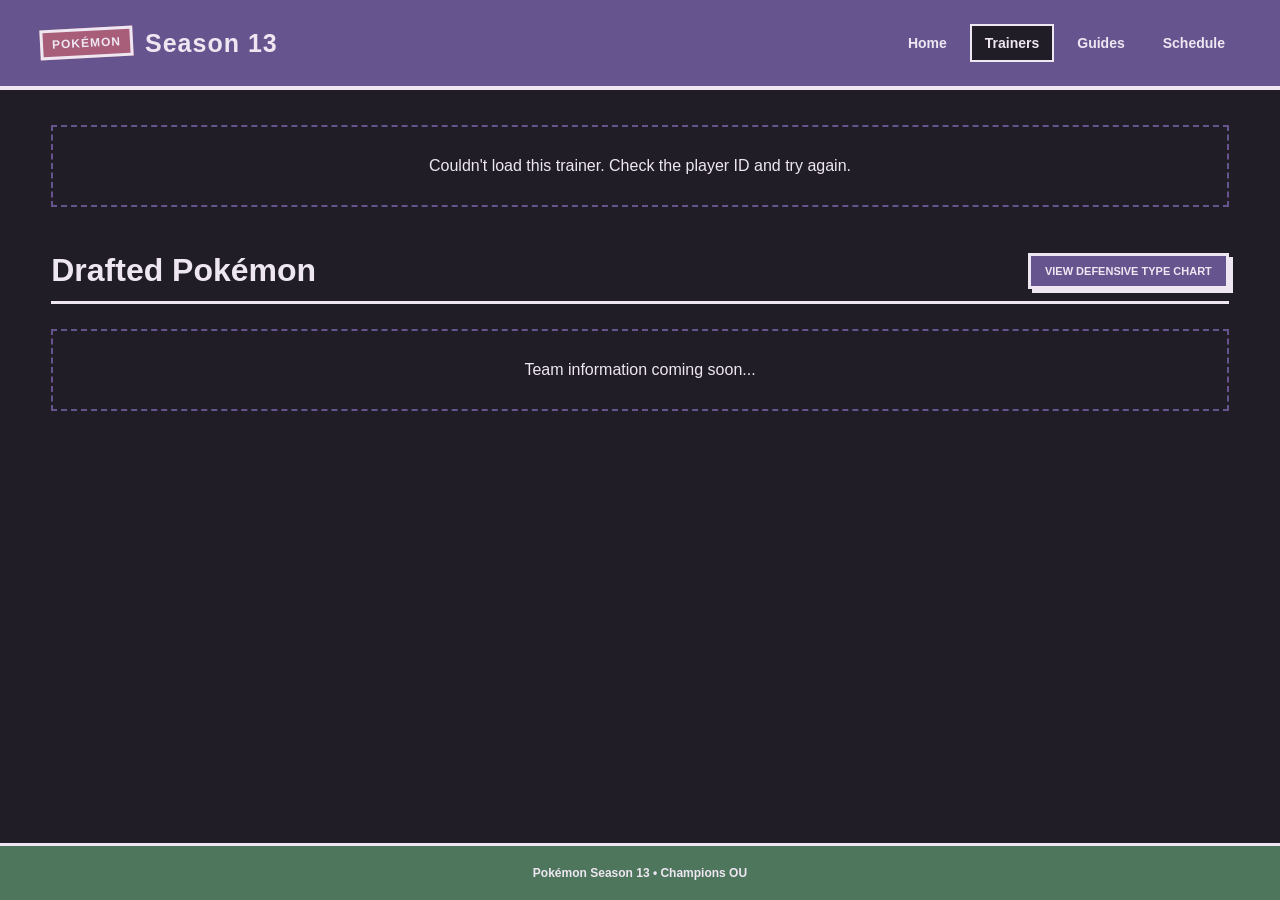
<file: player.html>
<!DOCTYPE html>
<html lang="en">
<head>
    <meta charset="UTF-8">
    <meta name="viewport" content="width=device-width, initial-scale=1.0">

    <title>Player — Season 13 Champions OU</title>

    <link rel="stylesheet" href="css/base.css">
    <link rel="stylesheet" href="css/layout.css">
    <link rel="stylesheet" href="css/components.css">
    <link rel="stylesheet" href="css/pokemon.css">
    <link rel="stylesheet" href="css/type-chart.css">
    <link rel="stylesheet" href="css/responsive.css">
</head>

<body>

    <div id="site-header"></div>

    <main>

        <section class="player-profile">


            <div id="player-header">
                <p class="loading">Loading trainer...</p>
            </div>

        </section>


        <section class="player-team">

            <div class="section-heading">
                <div>
                    <h2>Drafted Pokémon</h2>
                </div>

                <button id="toggle-chart" class="chart-toggle-button" type="button">
                    VIEW DEFENSIVE TYPE CHART
                </button>
            </div>

            <div id="defensive-chart-container" hidden></div>

            <div id="pokemon-container">
                <p class="loading">Team information coming soon...</p>
            </div>

        </section>


    </main>

    <div id="site-footer"></div>

    <script src="js/pokemon-api.js"></script>
    <script src="js/type-chart.js"></script>
    <script src="js/player.js"></script>
    <script src="js/partials.js"></script>

</body>
</html>
</file>
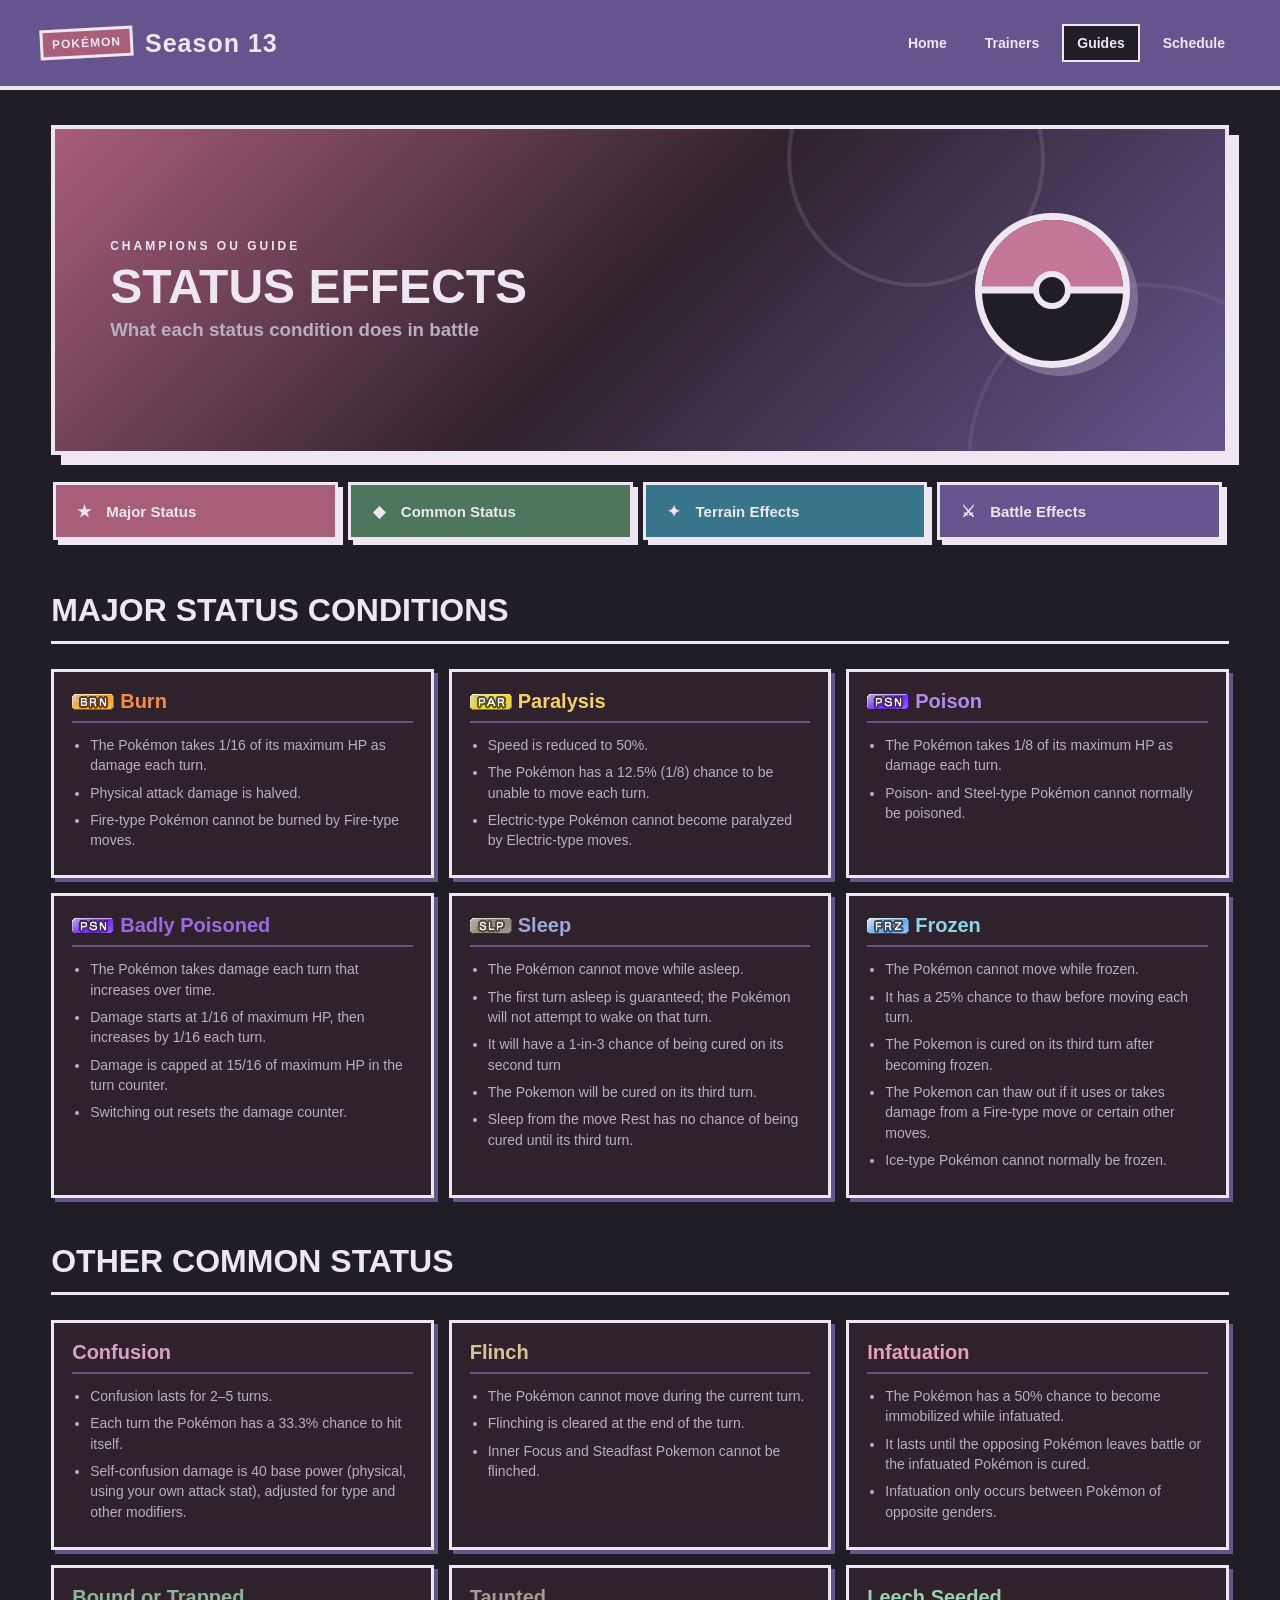
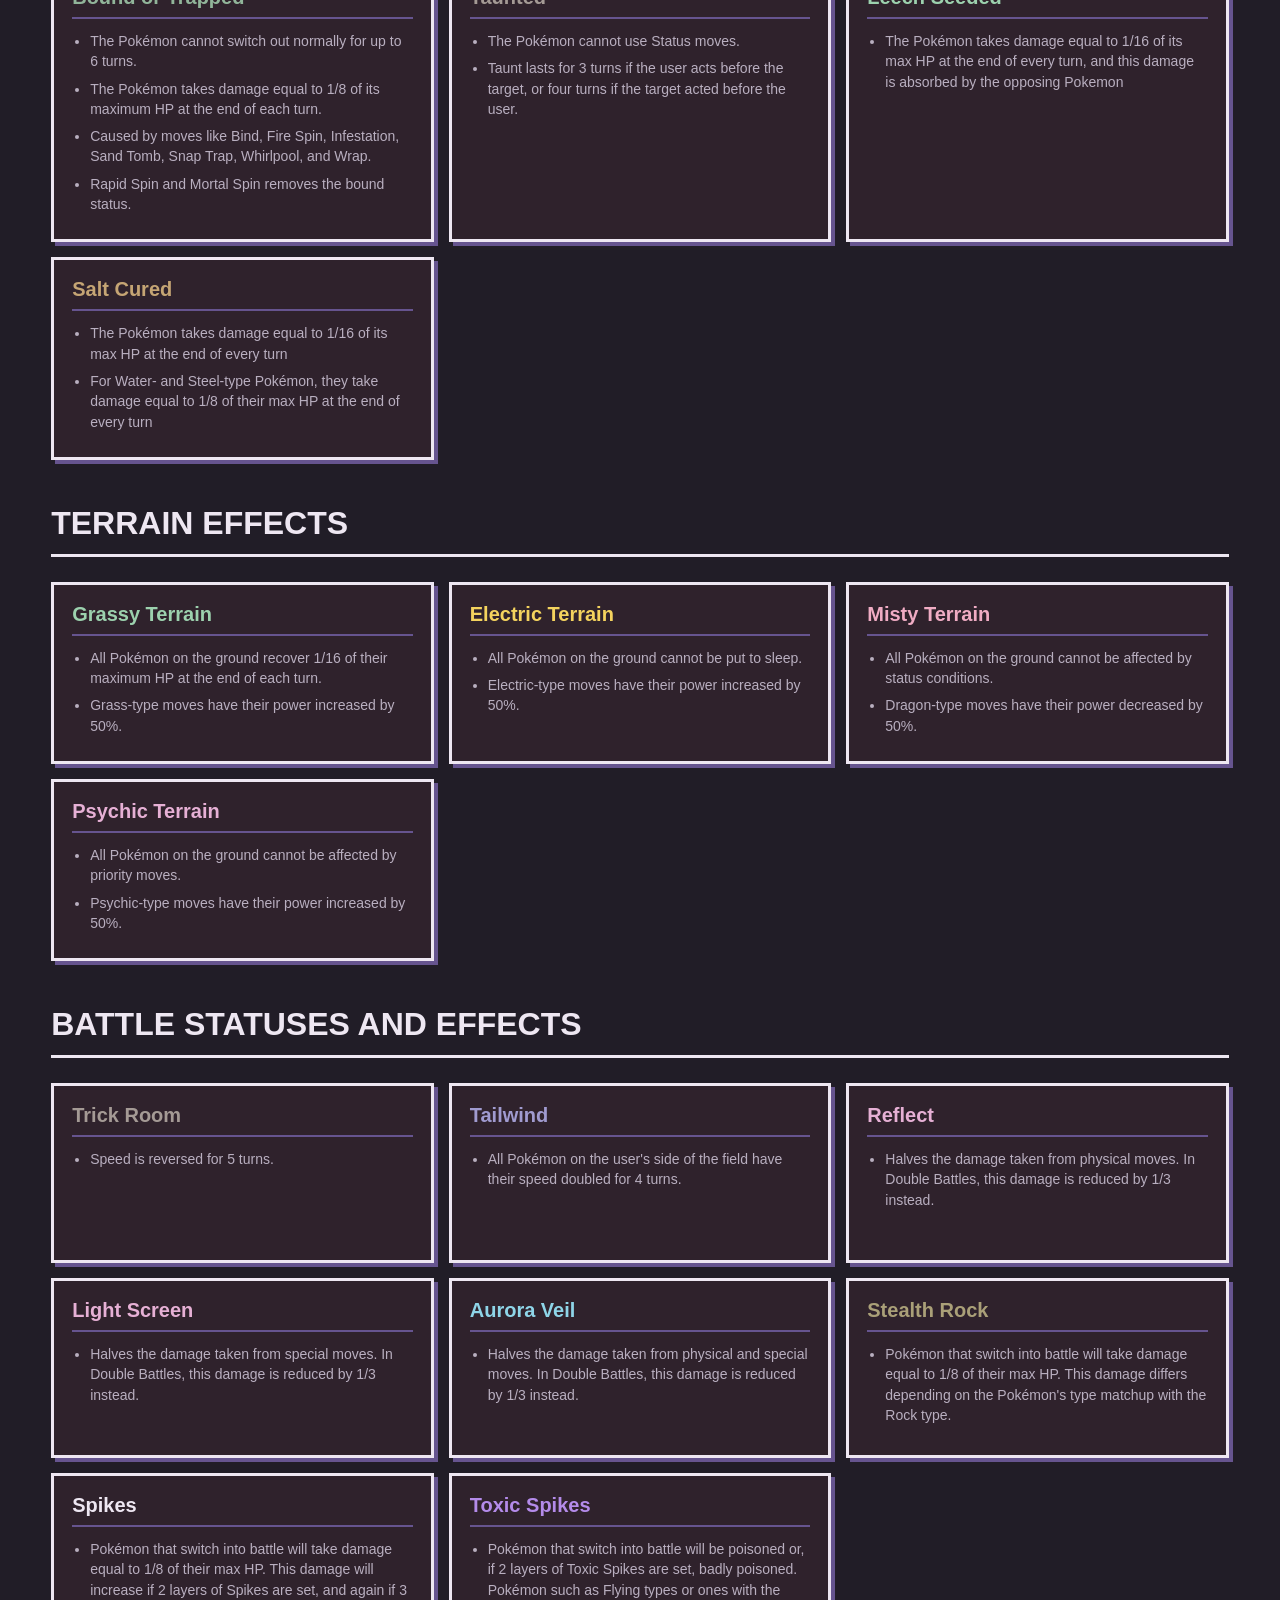
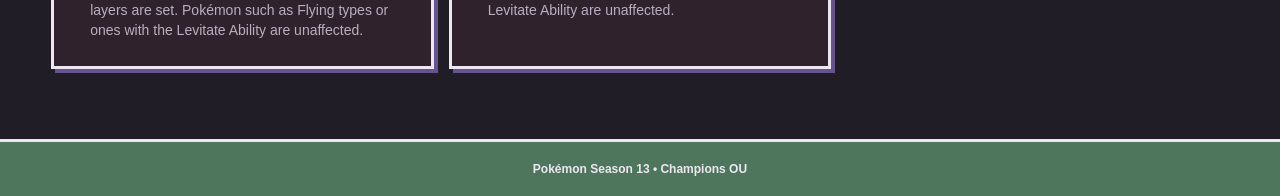
<file: status.html>
<!DOCTYPE html>
<html lang="en">
<head>
    <meta charset="UTF-8">
    <meta name="viewport" content="width=device-width, initial-scale=1.0">
    <title>Status Effects — Season 13 Champions OU</title>

    <link rel="stylesheet" href="css/base.css">
    <link rel="stylesheet" href="css/layout.css">
    <link rel="stylesheet" href="css/components.css">
    <link rel="stylesheet" href="css/pokemon.css">
    <link rel="stylesheet" href="css/type-chart.css">
    <link rel="stylesheet" href="css/responsive.css">
</head>
<body>
    <div id="site-header"></div>

    <main>
        <section class="hero">
            <div class="hero-text">
                <p class="eyebrow">CHAMPIONS OU GUIDE</p>
                <h2>Status Effects</h2>
                <h3>What each status condition does in battle</h3>
            </div>

            
            <div class="hero-badge">

                <div class="pokeball">
                    <div class="pokeball-line"></div>
                    <div class="pokeball-center"></div>
                </div>

            </div>
        </section>


        <section class="feature-grid anchor-grid" aria-label="Status guide sections">
            <a href="#major-status-conditions" class="feature-card anchor-link pink">
                <div class="feature-icon">★</div>
                <h3>Major Status</h3>
            </a>

            <a href="#other-common-status" class="feature-card anchor-link mint">
                <div class="feature-icon">◆</div>
                <h3>Common Status</h3>
            </a>

            <a href="#terrain-effects" class="feature-card anchor-link blue">
                <div class="feature-icon">✦</div>
                <h3>Terrain Effects</h3>
            </a>

            <a href="#battle-statuses-and-effects" class="feature-card anchor-link lavender">
                <div class="feature-icon">⚔</div>
                <h3>Battle Effects</h3>
            </a>
        </section>

        <section class="rules-section">
            <div class="section-heading">
                <h2 id="major-status-conditions">MAJOR STATUS CONDITIONS</h2>
            </div>

            <div class="status-guide-grid">
                <article class="status-guide-card status-burn">
                    <img src="assets/images/burn.png" alt="Burn status icon" class="status-icon">
                    <h3>Burn</h3>
                    <ul>
                        <li>The Pokémon takes 1/16 of its maximum HP as damage each turn.</li>
                        <li>Physical attack damage is halved.</li>
                        <li>Fire-type Pokémon cannot be burned by Fire-type moves.</li>
                    </ul>
                </article>

                <article class="status-guide-card status-paralysis">
                    <img src="assets/images/para.png" alt="Paralysis status icon" class="status-icon">
                    <h3>Paralysis</h3>
                    <ul>
                        <li>Speed is reduced to 50%.</li>
                        <li>The Pokémon has a 12.5% (1/8) chance to be unable to move each turn.</li>
                        <li>Electric-type Pokémon cannot become paralyzed by Electric-type moves.</li>
                    </ul>
                </article>

                <article class="status-guide-card status-poison">
                    <img src="assets/images/poison.png" alt="Poison status icon" class="status-icon">
                    <h3>Poison</h3>
                    <ul>
                        <li>The Pokémon takes 1/8 of its maximum HP as damage each turn.</li>
                        <li>Poison- and Steel-type Pokémon cannot normally be poisoned.</li>
                    </ul>
                </article>

                <article class="status-guide-card status-toxic">
                    <img src="assets/images/poison.png" alt="Badly Poisoned status icon" class="status-icon">
                    <h3>Badly Poisoned</h3>
                    <ul>
                        <li>The Pokémon takes damage each turn that increases over time.</li>
                        <li>Damage starts at 1/16 of maximum HP, then increases by 1/16 each turn.</li>
                        <li>Damage is capped at 15/16 of maximum HP in the turn counter.</li>
                        <li>Switching out resets the damage counter.</li>
                    </ul>
                </article>

                <article class="status-guide-card status-sleep">
                    <img src="assets/images/sleep.png" alt="Sleep status icon" class="status-icon">
                    <h3>Sleep</h3>
                    <ul>
                        <li>The Pokémon cannot move while asleep.</li>
                        <li>The first turn asleep is guaranteed; the Pokémon will not attempt to wake on that turn.</li>
                        <li> It will have a 1-in-3 chance of being cured on its second turn</li>
                        <li>The Pokemon will be cured on its third turn.</li>
                        <li>Sleep from the move Rest has no chance of being cured until its third turn.</li>
                    </ul>
                </article>

                <article class="status-guide-card status-freeze">
                    <img src="assets/images/frozen.png" alt="Freeze status icon" class="status-icon">
                    <h3>Frozen</h3>
                    <ul>
                        <li>The Pokémon cannot move while frozen.</li>
                        <li>It has a 25% chance to thaw before moving each turn.</li>
                        <li>The Pokemon is cured on its third turn after becoming frozen.</li>
                        <li>The Pokemon can thaw out if it uses or takes damage from a Fire-type move or certain other moves.</li>
                        <li>Ice-type Pokémon cannot normally be frozen.</li>
                    </ul>
                </article>
            </div>
        </section>

        <section class="rules-section">
            <div class="section-heading">
                <h2 id="other-common-status">OTHER COMMON STATUS</h2>
            </div>

            <div class="status-guide-grid">
                <article class="status-guide-card status-confusion">
                    <h3>Confusion</h3>
                    <ul>
                        <li>Confusion lasts for 2–5 turns.</li>
                        <li>Each turn the Pokémon has a 33.3% chance to hit itself.</li>
                        <li>Self-confusion damage is 40 base power (physical, using your own attack stat), adjusted for type and other modifiers.</li>
                    </ul>
                </article>

                <article class="status-guide-card status-flinch">
                    <h3>Flinch</h3>
                    <ul>
                        <li>The Pokémon cannot move during the current turn.</li>
                        <li>Flinching is cleared at the end of the turn.</li>
                        <li>Inner Focus and Steadfast Pokemon cannot be flinched.</li>
                    </ul>
                </article>

                <article class="status-guide-card status-infatuation">
                    <h3>Infatuation</h3>
                    <ul>
                        <li>The Pokémon has a 50% chance to become immobilized while infatuated.</li>
                        <li>It lasts until the opposing Pokémon leaves battle or the infatuated Pokémon is cured.</li>
                        <li>Infatuation only occurs between Pokémon of opposite genders.</li>
                    </ul>
                </article>

                <article class="status-guide-card status-trapped">
                    <h3>Bound or Trapped</h3>
                    <ul>
                        <li>The Pokémon cannot switch out normally for up to 6 turns.</li>
                        <li>The Pokémon takes damage equal to 1/8 of its maximum HP at the end of each turn.</li>
                        <li>Caused by moves like Bind, Fire Spin, Infestation, Sand Tomb, Snap Trap, Whirlpool, and Wrap.</li>
                        <li>Rapid Spin and Mortal Spin removes the bound status.</li>
                    </ul>
                </article>

                <article class="status-guide-card status-taunted">
                    <h3>Taunted</h3>
                    <ul>
                        <li>The Pokémon cannot use Status moves.</li>
                        <li>Taunt lasts for 3 turns if the user acts before the target, or four turns if the target acted before the user.</li>
                    </ul>
                </article>

                <article class="status-guide-card status-leeched">
                    <h3>Leech Seeded</h3>
                    <ul>
                        <li>The Pokémon takes damage equal to 1/16 of its max HP at the end of every turn, and this damage is absorbed by the opposing Pokemon</li>
                    </ul>
                </article>

                <article class="status-guide-card status-salted">
                    <h3>Salt Cured</h3>
                    <ul>
                        <li>The Pokémon takes damage equal to 1/16 of its max HP at the end of every turn</li>
                        <li> For Water- and Steel-type Pokémon, they take damage equal to 1/8 of their max HP at the end of every turn</li>
                    </ul>
                </article>

            </div>
        </section>

        <section class="rules-section">
            <div class="section-heading">
                <h2 id="terrain-effects">TERRAIN EFFECTS</h2>
            </div>
            <div class="status-guide-grid">
                <article class="status-guide-card status-grassy">
                    <h3>Grassy Terrain</h3>
                    <ul>
                        <li>All Pokémon on the ground recover 1/16 of their maximum HP at the end of each turn.</li>
                        <li>Grass-type moves have their power increased by 50%.</li>
                    </ul>
                </article>

                <article class="status-guide-card status-electric">
                    <h3>Electric Terrain</h3>
                    <ul>
                        <li>All Pokémon on the ground cannot be put to sleep.</li>
                        <li>Electric-type moves have their power increased by 50%.</li>
                    </ul>
                </article>

                <article class="status-guide-card status-misty">
                    <h3>Misty Terrain</h3>
                    <ul>
                        <li>All Pokémon on the ground cannot be affected by status conditions.</li>
                        <li>Dragon-type moves have their power decreased by 50%.</li>
                    </ul>
                </article>

                <article class="status-guide-card status-psychic">
                    <h3>Psychic Terrain</h3>
                    <ul>
                        <li>All Pokémon on the ground cannot be affected by priority moves.</li>
                        <li>Psychic-type moves have their power increased by 50%.</li>
                    </ul>
                </article>
            </div>

        </section>

        <section class="rules-section">
            <div class="section-heading">
                <h2 id="battle-statuses-and-effects">BATTLE STATUSES AND EFFECTS</h2>
            </div>
            <div class="status-guide-grid">
                <article class="status-guide-card status-trick-room">
                    <h3>Trick Room</h3>
                    <ul>
                        <li>Speed is reversed for 5 turns.</li>
                    </ul>
                </article>

                <article class="status-guide-card status-tailwind">
                    <h3>Tailwind</h3>
                    <ul>
                        <li>All Pokémon on the user's side of the field have their speed doubled for 4 turns.</li>
                    </ul>
                </article>

                <article class="status-guide-card status-reflect">
                    <h3>Reflect</h3>
                    <ul>
                        <li>Halves the damage taken from physical moves. In Double Battles, this damage is reduced by 1/3 instead.</li>
                    </ul>
                </article>

                <article class="status-guide-card status-light-screen">
                    <h3>Light Screen</h3>
                    <ul>
                        <li>Halves the damage taken from special moves. In Double Battles, this damage is reduced by 1/3 instead.</li>
                    </ul>
                </article>

                <article class="status-guide-card status-aurora-veil">
                    <h3>Aurora Veil</h3>
                    <ul>
                        <li>Halves the damage taken from physical and special moves. In Double Battles, this damage is reduced by 1/3 instead.</li>
                    </ul>
                </article>

                <article class="status-guide-card status-stealth-rock">
                    <h3>Stealth Rock</h3>
                    <ul>
                        <li>Pokémon that switch into battle will take damage equal to 1/8 of their max HP. This damage differs depending on the Pokémon's type matchup with the Rock type.</li>
                    </ul>
                </article>

                <article class="status-guide-card status-spikes">
                    <h3>Spikes</h3>
                    <ul>
                        <li>Pokémon that switch into battle will take damage equal to 1/8 of their max HP. This damage will increase if 2 layers of Spikes are set, and again if 3 layers are set. Pokémon such as Flying types or ones with the Levitate Ability are unaffected.</li>
                    </ul>
                </article>

                <article class="status-guide-card status-toxic-spikes">
                    <h3>Toxic Spikes</h3>
                    <ul>
                        <li>Pokémon that switch into battle will be poisoned or, if 2 layers of Toxic Spikes are set, badly poisoned. Pokémon such as Flying types or ones with the Levitate Ability are unaffected.</li>
                    </ul>
                </article>
            </div>

        </section>

    </main>

    <div id="site-footer"></div>

    <script src="js/partials.js"></script>
</body>
</html>
</file>
<file: css/base.css>
/* =========================
   GLOBAL THEME COLORS
   Change these values to retheme the entire site.
========================= */

@import url('https://fonts.googleapis.com/css2?family=Press+Start+2P&display=swap');

:root {
    --color-bg: #17151c;
    --color-surface: #211d27;
    --color-surface-pink: #2f222c;
    --color-surface-lavender: #282230;

    --color-text: #eee7f2;
    --color-text-muted: #b9afc0;
    --color-border: #eee7f2;
    --color-border-rgb: 238, 231, 242;

    --color-pink: #a85d79;
    --color-pink-light: #c47796;
    --color-lavender: #66548f;
    --color-mint: #4d765c;
    --color-blue: #39758a;
    --color-yellow: #8c7935;
    --color-peach: #8f624e;

    /* Pokémon type colours */
    --type-electric: #8c7935;
    --type-fire: #a85f4e;
    --type-water: #39758a;
    --type-grass: #4d765c;
    --type-fairy: #a85d79;
    --type-psychic: #66548f;
    --type-flying: #625d91;
    --type-normal: #625c50;
    --type-fighting: #955b5b;
    --type-poison: #765084;
    --type-ground: #8c7042;
    --type-rock: #766d49;
    --type-bug: #6f7b3d;
    --type-ghost: #625b87;
    --type-steel: #5f6e7c;
    --type-ice: #4f8588;
    --type-dragon: #655b9b;
    --type-dark: #675c58;

    /* Pokémon type text colours */
    --type-electric-light: #f4d35e;
    --type-fire-light:     #d18b7b;
    --type-water-light:    #79b4c5;
    --type-grass-light:    #9cd1ae;
    --type-fairy-light:    #f0acc4;
    --type-psychic-light:  #e6b0d5;
    --type-flying-light:   #a09bd0;
    --type-normal-light:   #a39c8d;
    --type-fighting-light: #ca8989;
    --type-poison-light:   #b48bea;
    --type-ground-light:   #c5a574;
    --type-rock-light:     #aaa078;
    --type-bug-light:      #a6b477;
    --type-ghost-light:    #a09ac6;
    --type-steel-light:    #9baab8;
    --type-ice-light:      #8ed5e8;
    --type-dragon-light:   #a19ad5;
    --type-dark-light:     #a49a95;

    /* Defensive chart colours */
    --effectiveness-weak: #a94468;
    --effectiveness-resist: #4f8b62;
    --effectiveness-immune: #3b86a3;
    --effectiveness-neutral: #9a8338;

    /* Font family for the entire site */
    --font-pixel: "Press Start 2P", sans-serif;
}

/* =========================
   RESET
========================= */

* {
    box-sizing: border-box;
    margin: 0;
    padding: 0;
}

body {
    font-family:
        "Trebuchet MS",
        Arial,
        sans-serif;

    background: var(--color-surface);
    color: var(--color-border);

    min-height: 100vh;
    display: flex;
    flex-direction: column;
}
</file>
<file: css/layout.css>
/* =========================
   HEADER
========================= */

.site-header {
    background: var(--color-lavender);
    border-bottom: 4px solid var(--color-border);

    min-height: 90px;

    display: flex;
    align-items: center;
    justify-content: space-between;

    padding: 15px 40px;

    gap: 30px;
}

.logo {
    display: flex;
    align-items: center;
    gap: 12px;

    color: inherit;
    text-decoration: none;
}

.logo:visited {
    color: inherit;
}

.logo span {
    background: var(--color-pink);
    border: 3px solid var(--color-border);

    padding: 5px 9px;

    font-size: 12px;
    font-weight: bold;
    letter-spacing: 1px;

    transform: rotate(-3deg);
}

.logo h1 {
    font-size: 25px;
    letter-spacing: 1px;
}

nav {
    display: flex;
    gap: 8px;
    flex-wrap: wrap;
    justify-content: flex-end;
}

nav a {
    color: var(--color-border);
    text-decoration: none;

    font-weight: bold;
    font-size: 14px;

    padding: 9px 13px;

    border: 2px solid transparent;

    transition:
        background 0.15s,
        border 0.15s,
        transform 0.15s;
}

nav a:hover {
    background: var(--color-surface);
    border-color: var(--color-border);
    transform: translateY(-2px);
}

nav a.active {
    background: var(--color-surface);
    border: 2px solid var(--color-border);
}

.menu-toggle {
    display: none;
}


/* =========================
   MAIN
========================= */

main {
    width: min(1200px, 92%);
    margin: 35px auto 70px;
    flex: 1;
}

#site-footer {
    flex-shrink: 0;
    margin-top: auto;
}

/* =========================
   HERO
========================= */

.hero {
    min-height: 330px;
    margin-bottom: 25px;

    background:
        linear-gradient(
            135deg,
            var(--color-pink) 0%,
            var(--color-surface-pink) 50%,
            var(--color-lavender) 100%
        );

    border: 4px solid var(--color-border);

    box-shadow: 10px 10px 0 var(--color-border);

    display: flex;
    align-items: center;
    justify-content: space-between;

    padding: 45px 55px;

    position: relative;
    overflow: hidden;
}

.hero::before {
    content: "";

    position: absolute;

    width: 250px;
    height: 250px;

    border: 4px solid rgba(var(--color-border-rgb), 0.12);
    border-radius: 50%;

    right: 180px;
    top: -100px;

    pointer-events: none;
}

.hero::after {
    content: "";

    position: absolute;

    width: 350px;
    height: 350px;

    border: 4px solid rgba(var(--color-border-rgb), 0.08);
    border-radius: 50%;

    right: -100px;
    bottom: -190px;

    pointer-events: none;
}

.hero-text {
    position: relative;
    z-index: 1;
}

.eyebrow {
    font-size: 12px;
    font-weight: bold;
    letter-spacing: 3px;

    margin-bottom: 12px;
}

.hero h2 {
    font-size: clamp(28px, 8vw, 48px);
    line-height: 0.9;
    text-transform: uppercase;
}

.hero h3 {

    margin-top: 10px;

    color: var(--color-text-muted);
}

.description {
    margin-top: 25px;

    font-size: 16px;
    font-weight: bold;

    max-width: 450px;
    line-height: 1.5;
}


/* =========================
   POKÉBALL
========================= */

.hero-badge {
    position: relative;
    z-index: 1;

    margin-right: 40px;
}

.pokeball {
    width: 155px;
    height: 155px;

    border-radius: 50%;

    background: var(--color-surface);

    border: 7px solid var(--color-border);

    position: relative;

    box-shadow: 8px 8px 0 rgba(var(--color-border-rgb), 0.25);
}

.pokeball::before {
    content: "";

    position: absolute;

    width: 100%;
    height: 50%;

    top: 0;
    left: 0;

    background: var(--color-pink-light);

    border-radius: 100px 100px 0 0;
}

.pokeball-line {
    position: absolute;

    width: 100%;
    height: 7px;

    background: var(--color-border);

    left: 0;
    top: 50%;

    transform: translateY(-50%);

    z-index: 2;
}

.pokeball-center {
    position: absolute;

    width: 38px;
    height: 38px;

    border-radius: 50%;

    background: var(--color-surface);

    border: 6px solid var(--color-border);

    left: 50%;
    top: 50%;

    transform: translate(-50%, -50%);

    z-index: 3;
}


/* =========================
   FOOTER
========================= */

footer {
    border-top: 3px solid var(--color-border);

    background: var(--color-mint);

    text-align: center;

    padding: 20px;

    font-size: 12px;
    font-weight: bold;
}


/* =========================
   PLAYER PROFILE
========================= */

.player-profile {
    margin-bottom: 40px;
}

.back-link {
    display: inline-block;
    color: var(--color-border);
    font-size: 12px;
    font-weight: bold;
    letter-spacing: 1px;
    text-decoration: none;
    margin-bottom: 20px;
}

.back-link:hover {
    color: var(--color-pink-light);
}

.player-profile-card {
    display: flex;
    align-items: center;
    gap: 30px;
    background: var(--color-surface-pink);
    border: 4px solid var(--color-border);
    padding: 30px;
    box-shadow: 7px 7px 0 var(--color-lavender);
}

.player-profile-sprite {
    width: 130px;
    height: 130px;
    display: flex;
    align-items: center;
    justify-content: center;
    background: var(--color-surface);
    border: 3px solid var(--color-border);
    flex-shrink: 0;
}

.player-profile-sprite img {

    object-fit: contain;
}

.player-profile-info h2 {
    font-size: 38px;
    margin: 5px 0;
}

.player-profile-id {
    font-size: 13px;
    opacity: 0.7;
    letter-spacing: 0.5px;
}

.player-team {
    margin-top: 45px;
}


/* =========================
   TRAINERS NAV DROPDOWN
========================= */

.nav-dropdown {
    position: relative;
}

.nav-dropdown-label {
    display: block;
    color: var(--color-border);
    font-family: inherit;
    background: transparent;
    border: 2px solid transparent;
    font-weight: bold;
    font-size: 14px;
    padding: 9px 13px;
    cursor: pointer;

    transition:
        background 0.15s,
        border 0.15s,
        transform 0.15s;
}

.nav-dropdown:hover .nav-dropdown-label {
    background: var(--color-surface);
    border-color: var(--color-border);
    transform: translateY(-2px);
}

.nav-dropdown-label.active {
    background: var(--color-surface);
    border-color: var(--color-border);
}

.dropdown-menu {
    display: none;
    position: absolute;
    top: 100%;
    left: 0;
    z-index: 100;

    min-width: 160px;
    max-height: 300px;
    overflow-y: auto;

    background: var(--color-surface);
    border: 2px solid var(--color-border);
    box-shadow: 4px 4px 0 var(--color-lavender);

    flex-direction: column;
}

.nav-dropdown:hover .dropdown-menu {
    display: flex;
}

.dropdown-menu a {
    padding: 10px 14px;
    text-decoration: none;
    color: var(--color-text);
    font-size: 13px;
}

.dropdown-menu a:hover {
    background: var(--color-surface-pink);
    color: var(--color-pink-light);
}

.dropdown-loading {
    padding: 10px 14px;
    font-size: 12px;
    color: var(--color-text-muted);
}

/* =========================
   STATUS GUIDE
========================= */

.status-guide-card img {
    float: left;
    margin-top: 4px;
    margin-right: 6px;
}
</file>
<file: css/components.css>
/* =========================
   FEATURE CARDS
========================= */

.feature-grid {
    display: grid;

    grid-template-columns:
        repeat(4, 1fr);

    gap: 18px;

    margin: 40px 0;
}

.feature-card {
    min-height: 160px;

    border: 3px solid var(--color-border);

    padding: 22px;

    color: var(--color-border);
    text-decoration: none;

    box-shadow: 5px 5px 0 var(--color-border);

    transition:
        transform 0.15s,
        box-shadow 0.15s;
}

.feature-card:hover {
    transform: translate(3px, 3px);
    box-shadow: 2px 2px 0 var(--color-border);
}

.feature-card.pink {
    background: var(--color-pink);
}

.feature-card.mint {
    background: var(--color-mint);
}

.feature-card.blue {
    background: var(--color-blue);
}

.feature-card.lavender {
    background: var(--color-lavender);
}

.feature-icon {
    font-size: 25px;
    font-weight: bold;

    margin-bottom: 12px;
}

.feature-card h3 {
    font-size: 20px;
    margin-bottom: 7px;
}

.feature-card p {
    font-size: 13px;
    line-height: 1.4;
}


/* =========================
   PLAYERS SECTION
========================= */

.players-section {
    margin-top: 50px;
}

.section-heading {
    display: flex;
    align-items: end;
    justify-content: space-between;

    border-bottom: 3px solid var(--color-border);

    padding-bottom: 12px;

    margin-bottom: 25px;
}

.section-heading h2 {
    font-size: 32px;
}

.player-count {
    background: var(--color-yellow);

    border: 2px solid var(--color-border);

    padding: 6px 12px;

    font-size: 12px;
    font-weight: bold;
}


/* =========================
   PLAYER GRID
========================= */

.players-grid {
    display: grid;

    grid-template-columns:
        repeat(4, 1fr);

    gap: 15px;
}

.player-card {
    background: var(--color-surface-pink);

    border: 3px solid var(--color-border);

    min-height: 100px;

    padding: 20px;

    text-decoration: none;
    text-align: center;
    color: var(--color-border);

    display: flex;
    flex-direction: column;
    justify-content: space-between;

    box-shadow: 4px 4px 0 var(--color-lavender);

    transition:
        transform 0.15s,
        box-shadow 0.15s;
}

.player-sprite {
    width: 80px;
    height: 80px;

    object-fit: contain;
}

.player-card:hover {
    transform: translateY(-4px);

    box-shadow: 6px 8px 0 var(--color-blue);
}

.player-number {
    font-size: 11px;
    font-weight: bold;
    opacity: 0.6;
}

.player-name {
    font-size: 21px;
    font-weight: bold;

    margin-top: 12px;
}

.player-placeholder {
    font-size: 11px;
    opacity: 0.55;

    margin-top: 5px;
}


/* =========================
   LOADING
========================= */

.loading {
    grid-column: 1 / -1;

    padding: 30px;

    text-align: center;

    border: 2px dashed var(--color-lavender);
}


/* =========================
   SEASON STATUS
========================= */

.season-status {
    background: var(--color-surface);

    border: 3px solid var(--color-border);

    min-height: 105px;

    display: grid;
    grid-template-columns:
        1fr
        auto
        1fr
        auto
        1fr
        auto
        1fr;

    align-items: center;

    margin-top: 25px;

    box-shadow: 5px 5px 0 var(--color-mint);
}

.status-item {
    padding: 20px;

    text-align: center;

    display: flex;
    flex-direction: column;

    gap: 6px;
}

.status-label {
    font-size: 10px;

    font-weight: bold;

    letter-spacing: 2px;

    opacity: 0.6;
}

.status-value {
    font-size: 23px;

    font-weight: bold;
}

.status-live {
    color: var(--color-mint);

    font-size: 14px;

    letter-spacing: 1px;
}

.status-divider {
    height: 55px;

    width: 2px;

    background: var(--color-lavender);
}


/* =========================
   FEATURE CARD ARROW
========================= */

.card-arrow {
    display: block;

    margin-top: 15px;

    font-size: 20px;

    font-weight: bold;

    transition: transform 0.15s;
}

.feature-card:hover .card-arrow {
    transform: translateX(6px);
}


/* =========================
   BAN LIST
========================= */

.banlist-section {
    margin-top: 50px;
}

.banlist-grid {
    display: grid;
    grid-template-columns: repeat(6, 1fr);
    gap: 25px;
    padding: 10px 0 20px;
}

.banlist-entry {
    display: flex;
    flex-direction: column;
    align-items: center;
    justify-content: flex-start;
    text-align: center;
    font-size: 13px;
    font-weight: bold;
    color: var(--color-text);
}

.banlist-entry span {
    margin-top: 8px;
    font-size: 16px;
    font-weight: bold;
    color: var(--color-text);
}

.banlist-description-entry {
    justify-content: flex-start;
    min-height: 150px;
    cursor: pointer;
}

.banlist-description-entry:hover,
.banlist-description-entry.active {
    box-shadow: 5px 7px 0 var(--color-pink);
}

.banlist-description {
    max-width: 260px;
    margin: 0;

    color: var(--color-text-muted);
    font-size: 12px;
    line-height: 1.45;
}

.banlist-placeholder {
    width: 96px;
    height: 96px;
    background: var(--color-surface);
    border: 2px dashed var(--color-lavender);
}

/* Mobile */

@media (max-width: 900px) {
    .banlist-grid {
        grid-template-columns: repeat(4, 1fr);
    }
}

@media (max-width: 600px) {
    .banlist-grid {
        grid-template-columns: repeat(3, 1fr);
        gap: 20px 10px;
    }

    .banlist-placeholder {
        width: 80px;
        height: 80px;
    }
}



/* =========================
   RULES PAGE
========================= */

.rules-section,
.banlist-section {
    margin-top: 45px;
}

/* =========================
   CLAUSE CARDS
========================= */

.clauses-grid {
    display: grid;
    grid-template-columns: 1fr;
    gap: 15px;
}

.clause-card {
    display: grid;
    grid-template-columns: 200px 1fr;
    align-items: center;
    gap: 25px;

    width: 100%;
    background: var(--color-surface-pink);
    border: 3px solid var(--color-border);
    padding: 20px;
    box-shadow: 4px 4px 0 var(--color-lavender);
}

.clause-card h3 {
    font-size: 18px;
    color: var(--color-text);
    text-align: center;
}

.clause-card p {
    font-size: 16px;
    line-height: 1.6;
    color: var(--color-text-muted);
}

/* =========================
   BANLIST GRIDS
========================= */

.banlist-grid {
    display: grid;
    grid-template-columns: repeat(5, 1fr);
    gap: 15px;
}

/* =========================
   BANLIST CARDS
========================= */

.banlist-entry {
    min-height: 110px;
    background: var(--color-surface-pink);
    border: 3px solid var(--color-border);
    box-shadow: 4px 4px 0 var(--color-lavender);

    display: flex;
    flex-direction: column;
    align-items: center;
    justify-content: center;

    gap: 8px;
    padding: 12px;
    text-align: center;

    transition:
        transform 0.15s,
        box-shadow 0.15s;
}

.banlist-entry:hover {
    transform: translateY(-3px);
    box-shadow: 5px 7px 0 var(--color-blue);
}

.banlist-icon {
    width: 32px;
    height: 32px;
    object-fit: contain;
    image-rendering: pixelated;
}

.banlist-icon {
    width: 96px;
    height: 96px;
    object-fit: contain;
    image-rendering: pixelated;
}

.banlist-entry span {
    font-size: 16px;
    font-weight: bold;
    color: var(--color-text);
}


/* =========================
   SCHEDULE PAGE
========================= */

.schedule {
    margin-bottom: 50px;
}

#schedule-container {
    display: flex;
    flex-direction: column;
    gap: 15px;
}

/* =========================
   TRAINER SCHEDULE CARDS
========================= */

/* =========================
   SCHEDULE TRAINER GRID
========================= */

#schedule-container {
    display: grid;
    grid-template-columns: repeat(4, 1fr);
    gap: 15px;
    align-items: start;
}

/* Collapsed trainer cards */

.schedule-card {
    width: 100%;
    min-width: 0;
    cursor: pointer;
}

/* Expanded trainer card */

.schedule-card.expanded {
    grid-column: 1 / -1;
    cursor: default;
}

/* Trainer card header */

.schedule-card-header {
    width: 100%;
    min-height: 100px;

    display: flex;
    flex-direction: column;
    align-items: center;
    justify-content: space-between;

    padding: 20px;

    background: transparent;
    border: none;
    color: var(--color-text);

    font-family: inherit;
    cursor: pointer;
}

.schedule-card-header:hover {
    background: var(--color-surface);
}

.schedule-card-header .player-name {
    margin-top: 12px;
}

.schedule-arrow {
    font-size: 20px;
    color: var(--color-pink-light);
    margin-top: 8px;
}

/* Expanded schedule content */

.schedule-card-content {
    display: grid;
    grid-template-columns: repeat(auto-fit, minmax(220px, 1fr));
    gap: 12px;

    padding: 15px;
    border-top: 2px solid var(--color-border);
}

.schedule-card-content[hidden] {
    display: none;
}


/* =========================
   EXPANDED SCHEDULE
========================= */


/* =========================
   EXPANDED SCHEDULE
========================= */

.schedule-card-content {
    display: grid;
    grid-template-columns: repeat(auto-fit, minmax(220px, 1fr));
    gap: 12px;
    padding: 15px;
    border-top: 2px solid var(--color-border);
}

.schedule-card-content[hidden] {
    display: none;
}

/* Individual week cards */

.schedule-matchup {
    display: flex;
    align-items: center;
    justify-content: space-between;
    gap: 12px;

    padding: 12px;
    background: var(--color-surface);
    border: 2px solid var(--color-border);
    box-shadow: 3px 3px 0 var(--color-lavender);
}

.schedule-week-info {
    display: flex;
    flex-direction: column;
    gap: 5px;
}

.schedule-week-info strong {
    font-size: 14px;
    color: var(--color-pink-light);
}

.schedule-week-info span {
    font-size: 11px;
    color: var(--color-text-muted);
    text-transform: uppercase;
}

.schedule-opponent {
    display: flex;
    align-items: center;
    gap: 8px;

}

.schedule-opponent img {
    width: 64px;
    height: 64px;
    object-fit: contain;
}

.schedule-opponent span:last-child {
    font-weight: bold;
    font-size: 12px;
}

.schedule-vs {
    font-size: 10px;
    font-weight: bold;
    color: var(--color-pink-light);
}

.schedule-opponent {
    text-decoration: none;
    color: var(--color-text);
    cursor: pointer;
}

.schedule-opponent:hover {
    color: var(--color-pink-light);
}

.schedule-matchup {
    display: grid;
    grid-template-columns: 1fr auto 1fr;
    align-items: center;
    gap: 10px;
}

.schedule-week-info {
    grid-column: 1;
}

.schedule-opponent {
    grid-column: 3;
    justify-self: end;
}

.schedule-vs {
    grid-column: 2;
    justify-self: center;
    text-align: center;
}


/* =========================
   STATUS EFFECT GUIDE
========================= */

.status-guide-grid {
    display: grid;
    grid-template-columns: repeat(3, minmax(0, 1fr));
    gap: 15px;
}

.status-guide-card {
    min-height: 180px;
    padding: 18px;
    background: var(--color-surface-pink);
    border: 3px solid var(--color-border);
    box-shadow: 4px 4px 0 var(--color-lavender);
}

.status-guide-card h3 {
    margin: 0 0 12px;
    padding-bottom: 8px;
    border-bottom: 2px solid var(--color-lavender);
    color: var(--color-text);
    font-size: 20px;
}

.status-guide-card ul {
    margin: 0;
    padding-left: 18px;
}

.status-guide-card li {
    margin-bottom: 7px;
    color: var(--color-text-muted);
    font-size: 14px;
    line-height: 1.45;
}

.status-burn h3 { color: #f68b48; }
.status-paralysis h3 { color: #f4d35e; }
.status-poison h3 { color: #b48bea; }
.status-toxic h3 { color: #9c6ade; }
.status-sleep h3 { color: #9fa9d8; }
.status-freeze h3 { color: #8ed5e8; }
.status-confusion h3 { color: #d9a0c8; }
.status-flinch h3 { color: #d6c493; }
.status-infatuation h3 { color: #e6a0b8; }
.status-trapped h3 { color: #91b59a; }
.status-taunted h3 { color:var(--type-dark-light); }
.status-leeched h3 { color: var(--type-grass-light); }
.status-salted h3 { color: var(--type-ground-light); }
.status-grassy h3 { color: var(--type-grass-light); }
.status-electric h3 { color: var(--type-electric-light); }
.status-misty h3 { color: var(--type-fairy-light); }
.status-psychic h3 { color: var(--type-psychic-light); }
.status-trick-room h3 { color: var(--type-dark-light); }
.status-tailwind h3 { color: var(--type-flying-light); }
.status-reflect h3 { color: var(--type-psychic-light); }
.status-light-screen h3 { color: var(--type-psychic-light); }
.status-stealth-rock h3 { color: var(--type-rock-light); }
.status-aurora-veil h3 { color: var(--type-ice-light); }
.status-toxic-spikes h3 { color: var(--type-poison-light); }

.status-note {
    padding: 15px;
    background: var(--color-surface);
    border: 2px solid var(--color-lavender);
    color: var(--color-text-muted);
    font-size: 14px;
    line-height: 1.5;
}

.status-note strong {
    color: var(--color-text);
}

@media (max-width: 900px) {
    .status-guide-grid {
        grid-template-columns: repeat(2, minmax(0, 1fr));
    }
}

@media (max-width: 600px) {
    .status-guide-grid {
        grid-template-columns: 1fr;
    }

    .status-guide-card {
        min-height: 0;
    }
}

/* =========================
   RESPONSIVE RULES
========================= */

@media (max-width: 900px) {
    .banlist-grid {
        grid-template-columns: repeat(3, 1fr);
    }
}

@media (max-width: 600px) {
    .banlist-grid {
        grid-template-columns: repeat(2, 1fr);
    }

    .clauses-grid {
        grid-template-columns: 1fr;
    }
}

/* Compact anchor cards */
.anchor-grid {
    display: flex;
    flex-wrap: nowrap;
    align-items: stretch;
    gap: 10px;
    margin: 20px 0;
    overflow: hidden;
    padding: 2px 7px 7px 2px;
}

.feature-card.anchor-link {
    display: flex;
    align-items: center;
    flex: 1 1 0;
    gap: 8px;
    min-width: 120px;
    min-height: 58px;
    padding: 10px 14px;
    cursor: pointer;
}

.feature-card.anchor-link:hover {
    transform: translate(3px, 3px);
    box-shadow: 2px 2px 0 var(--color-border);
}

.feature-card.anchor-link .feature-icon {
    display: flex;
    align-items: center;
    justify-content: center;
    flex: 0 0 28px;
    width: 28px;
    height: 28px;
    margin: 0;
    font-size: 16px;
}

.feature-card.anchor-link .feature-icon img {
    width: 32px;
    height: 32px;
    object-fit: contain;
}

.feature-card.anchor-link .feature-icon img[src*="mega-icon-b"] {
    width: 36px;
    height: 36px;
}

.feature-card.anchor-link h3 {
    margin: 0;
    font-size: 15px;
}

.feature-card.anchor-link .card-arrow {
    display: none;
}
</file>
<file: css/pokemon.css>
/* =========================
   POKÉMON TEAM GRID
========================= */

#pokemon-container {
    display: grid;
    grid-template-columns: repeat(5, 1fr);
    gap: 15px;
}


/* =========================
   POKÉMON CARDS
========================= */

.pokemon-slot {
    position: relative;

    min-height: 150px;

    background: var(--color-surface-pink);
    color: var(--color-text);

    border: 3px solid var(--color-border);
    box-shadow: 4px 4px 0 var(--color-lavender);

    display: flex;
    flex-direction: column;
    align-items: center;
    justify-content: center;

    padding: 15px;

    text-align: center;

    cursor: pointer;

    transition:
        transform 0.15s,
        box-shadow 0.15s;
}

.pokemon-filled:hover {
    transform: translateY(-3px);
    box-shadow: 5px 7px 0 var(--color-lavender);
}

.pokemon-slot-number {
    font-size: 28px;
    font-weight: bold;
    opacity: 0.3;
}

.pokemon-slot-empty {
    font-size: 10px;
    font-weight: bold;
    letter-spacing: 1px;
    opacity: 0.5;
    margin-top: 8px;
}

.pokemon-slot-name {
    font-size: 16px;
    font-weight: bold;
}


/* =========================
   POKÉMON SPRITES
========================= */

.pokemon-sprite {
    width: 96px;
    height: 96px;

    object-fit: contain;
    image-rendering: pixelated;
}


/* =========================
   POKÉMON TYPES
========================= */

.pokemon-types {
    display: flex;
    flex-wrap: wrap;
    justify-content: center;

    gap: 6px;
    margin-top: 8px;
}

.pokemon-type,
.type-badge {
    display: inline-block;

    padding: 5px 10px;

    border: 2px solid var(--color-border);

    font-size: 11px;
    font-weight: bold;

    text-transform: uppercase;
    letter-spacing: 1px;
}


/* =========================
   TYPE COLOURS
========================= */

.type-electric { background: var(--type-electric); }
.type-fire { background: var(--type-fire); }
.type-water { background: var(--type-water); }
.type-grass { background: var(--type-grass); }
.type-fairy { background: var(--type-fairy); }
.type-psychic { background: var(--type-psychic); }
.type-flying { background: var(--type-flying); }
.type-normal { background: var(--type-normal); }
.type-fighting { background: var(--type-fighting); }
.type-poison { background: var(--type-poison); }
.type-ground { background: var(--type-ground); }
.type-rock { background: var(--type-rock); }
.type-bug { background: var(--type-bug); }
.type-ghost { background: var(--type-ghost); }
.type-steel { background: var(--type-steel); }
.type-ice { background: var(--type-ice); }
.type-dragon { background: var(--type-dragon); }
.type-dark { background: var(--type-dark); }


/* =========================
   EXPANDED POKÉMON DETAILS
========================= */

.pokemon-details {
    width: 100%;

    margin-top: 12px;
    padding-top: 12px;

    border-top: 2px solid var(--color-lavender);
}

.pokemon-details[hidden] {
    display: none;
}

.pokemon-card-summary {
    position: relative;

    width: fit-content;
    max-width: 220px;

    display: flex;
    flex-direction: column;
    align-items: center;

    gap: 6px;
}

.pokemon-slot.expanded {
    grid-column: 1 / -1;

    display: grid;
    grid-template-columns: minmax(150px, 220px) minmax(0, 1fr);
    column-gap: 20px;

    align-items: start;
    justify-items: stretch;

    background: var(--color-surface-lavender);

    text-align: left;
    transform: none;

    margin-bottom: 15px;
}

.pokemon-slot.expanded .pokemon-card-summary {
    grid-column: 1;
    grid-row: 1;

    width: 100%;
    max-width: 220px;
    align-self: start;
}

.pokemon-slot.expanded .pokemon-sprite {
    width: 150px;
    height: 150px;
}

.pokemon-slot.expanded .pokemon-slot-name {
    text-align: center;
}

.pokemon-slot.expanded .pokemon-types {
    margin-top: 2px;
}

.pokemon-slot.expanded .pokemon-details {
    grid-column: 2;
    grid-row: 1;

    align-self: start;

    margin: 0;
    padding: 0 0 0 20px;

    border-top: 0;
    border-left: 2px solid var(--color-lavender);
}

.pokemon-slot:not(.expanded) .pokemon-card-summary {
    position: static;

    width: 100%;
    max-width: none;
}

.pokemon-stats {
    display: grid;
    grid-template-columns: repeat(2, minmax(0, 1fr));

    gap: 10px;
    margin-bottom: 15px;
}

.pokemon-stat {
    min-width: 0;

    background: var(--color-surface);

    border: 1px solid var(--color-border);

    padding: 8px;
    text-align: left;
}

.pokemon-stat-label {
    display: flex;
    align-items: baseline;
    justify-content: space-between;

    gap: 8px;
    margin-bottom: 6px;

    font-size: 11px;
}

.pokemon-stat-label span {
    font-weight: bold;
    letter-spacing: 0.5px;
}

.pokemon-stat-label strong {
    font-size: 13px;
}

.pokemon-stat-bar {
    height: 10px;

    overflow: hidden;

    background: rgba(var(--color-border-rgb), 0.15);
    border: 1px solid var(--color-lavender);
}

.pokemon-stat-bar span {
    display: block;
    height: 100%;

    background: var(--color-pink-light);
}


/* =========================
   ABILITIES
========================= */

.pokemon-abilities {
    display: flex;
    flex-direction: column;
    gap: 8px;

    margin-top: 12px;
}

.pokemon-ability-container {
    display: flex;
    flex-direction: column;
    gap: 5px;
}

.pokemon-ability-button {
    width: 100%;

    padding: 8px 10px;

    background: var(--color-surface);
    border: 2px solid var(--color-lavender);

    color: var(--color-text);

    font-family: inherit;
    font-size: 11px;
    font-weight: bold;

    text-align: left;

    cursor: pointer;
    transition: background 0.15s;
}

.pokemon-ability-button.banned {
    border-color: var(--effectiveness-weak, #d16969);
    color: var(--effectiveness-weak, #d16969);
}

.pokemon-ability-button:hover,
.pokemon-ability-button.active {
    background: var(--color-pink);
    border-color: var(--color-border);
}

.pokemon-ability-description {
    padding: 10px;

    background: var(--color-surface);

    border: 1px solid var(--color-lavender);

    font-size: 12px;
    line-height: 1.5;
}


/* =========================
   MEGA EVOLUTION TOGGLE
========================= */

.pokemon-mega-toggle {
    position: absolute;

    top: 8px;
    right: 8px;

    display: flex;
    align-items: center;
    justify-content: center;

    width: 34px;
    height: 34px;

    background: transparent;
    border: none;

    padding: 3px;

    cursor: pointer;
    z-index: 2;
}

.pokemon-mega-toggle img {
    width: 24px;
    height: 24px;

    object-fit: contain;
}

/* Alternate form icon */
.pokemon-mega-toggle img[src*="form-icon"] {
    width: 28px;
    height: 28px;
    padding: 2px;
}

.pokemon-mega-toggle:disabled {
    opacity: 0.5;
    cursor: wait;
}

/* =========================
   SMOGON LINK
========================= */

.pokemon-smogon-link {
    display: inline-block;

    margin-top: 15px;
    padding: 8px 12px;

    background: var(--color-surface);
    color: var(--color-text);

    border: 2px solid var(--color-border);

    font-family: inherit;
    font-size: 11px;
    font-weight: bold;

    text-decoration: none;
    text-transform: uppercase;
    letter-spacing: 1px;

    transition:
        background 0.15s,
        transform 0.15s;
}

.pokemon-smogon-link:hover {
    background: var(--color-pink);

    transform: translateY(-2px);
}
</file>
<file: css/type-chart.css>
/* =================================
   PLAYER DEFENSIVE TYPE CHART
================================= */

/* Player roster heading */

.player-team .section-heading {
    display: flex;
    flex-direction: row;
    align-items: center;
    justify-content: space-between;
    gap: 15px;
}

/* Chart toggle button */

.chart-toggle-button {
    flex-shrink: 0;
    padding: 9px 14px;
    background: var(--color-lavender);
    border: 3px solid var(--color-border);
    box-shadow: 4px 4px 0 var(--color-border);
    color: var(--color-border);
    font-family: inherit;
    font-size: 11px;
    font-weight: bold;
    cursor: pointer;
    transition: transform 0.15s, box-shadow 0.15s;
}

.chart-toggle-button:hover {
    transform: translate(2px, 2px);
    box-shadow: 2px 2px 0 var(--color-border);
}

/* Chart container */

#defensive-chart-container {
    margin: 20px 0 30px;
    padding: 12px;
    background: var(--color-surface-pink);
    border: 3px solid var(--color-border);
    box-shadow: 5px 5px 0 var(--color-lavender);
}

#defensive-chart-container[hidden] {
    display: none;
}

/* Scrollable chart */

.type-chart-wrapper {
    width: 100%;
    overflow-x: auto;
    overflow-anchor: none;
}

.type-chart-table {
    width: 100%;
    min-width: 850px;
    border-collapse: separate;
    border-spacing: 3px;
    table-layout: fixed;
}

/* Table cells */

.type-chart-table th,
.type-chart-table td {
    text-align: center;
    vertical-align: middle;
}

.type-chart-table thead th {
    background: var(--color-surface);
    border: 2px solid var(--color-border);
    padding: 2px;
}

.type-chart-table thead th:first-child {
    width: 105px;
    background: var(--color-lavender);
    font-size: 10px;
}

/* Pokémon sprites */

.type-chart-sprite {
    display: block;
    width: 64px;
    height: 64px;
    max-width: 100%;
    object-fit: contain;
    image-rendering: auto;
    margin: 6px auto;
}

/* Attacking type labels */

.type-chart-table tbody th {
    border: 2px solid var(--color-border);
    font-size: 10px;
    padding: 3px 6px;
    min-width: 105px;
}

/* Effectiveness cells */

.type-chart-table tbody td {
    background: #19171f;
    border: 1px solid var(--color-lavender);
}

.type-chart-cell {
    display: flex;
    align-items: center;
    justify-content: center;

    width: 100%;
    min-height: 36px;

    padding: 5px 6px;

    border: none;
    border-radius: 0;

    font-size: 11px;
    font-weight: bold;
    color: var(--color-text);
}

.effectiveness-weak {
    background: var(--effectiveness-weak);
}

.effectiveness-resist {
    background: var(--effectiveness-resist);
}

.effectiveness-immune {
    background: var(--effectiveness-immune);
}
/*
.effectiveness-neutral {
    background: var(--effectiveness-neutral);
    color: var(--color-text);
}

*/
/* =========================
   CHART MEGA EVOLUTION TOGGLE
========================= */

/* Gives the button a positioning reference */
.type-chart-pokemon-heading {
    position: relative;
}

.type-chart-mega-toggle {
    position: absolute;
    top:0px;
    right: 0px;

    display: flex;
    align-items: center;
    justify-content: center;

    width: 30px;
    height: 30px;
    padding: 3px;

    background: transparent;
    border: none;

    cursor: pointer;
    z-index: 2;
}

.type-chart-mega-toggle img {
    width: 18px;
    height: 18px;
    object-fit: contain;
}

.type-chart-mega-toggle:hover {
    background: transparent;
}

.type-chart-mega-toggle:disabled {
    opacity: 0.5;
    cursor: wait;
}

/* Mobile styles for defensive chart */
@media (max-width: 600px) {
    .type-chart-wrapper {
        scroll-behavior: smooth;
        -webkit-overflow-scrolling: touch;
        scrollbar-width: thin;
        overscroll-behavior-x: contain;
    }

    .type-chart-table {
        min-width: 720px;
    }

    .type-chart-table thead th:first-child,
    .type-chart-table tbody th {
        position: sticky;
        left: 0;
        z-index: 3;
    }

    .type-chart-table thead th:first-child {
        z-index: 4;
    }

    .type-chart-table tbody th {
        background: var(--color-lavender);
    }
}
</file>
<file: css/responsive.css>
/* =========================
   TABLET
========================= */

@media (max-width: 900px) {

    /* Feature cards */

    .feature-grid {
        grid-template-columns: repeat(2, 1fr);
    }

    /* Player cards */

    .players-grid {
        grid-template-columns: repeat(3, 1fr);
    }

    /* Pokémon team */

    #pokemon-container {
        grid-template-columns: repeat(3, minmax(0, 1fr));
        gap: 12px;
    }

    /* Season status */

    .season-status {
        grid-template-columns:
            1fr auto 1fr;

        row-gap: 10px;
    }

    .season-status .status-divider:nth-of-type(4) {
        display: none;
    }

    .season-status .status-item:last-child {
        grid-column: 1 / -1;
    }

    .hero {
        padding: 35px 20px;
    }

}


/* =========================
   MOBILE
========================= */

@media (max-width: 600px) {

    /* General layout */

    main {
        padding: 15px;
    }

    /* Header */

    .site-header {
        position: relative;
        flex-direction: row;
        flex-wrap: nowrap;
        align-items: center;
        gap: 15px;
        padding: 12px 15px;
    }

    .logo {
        flex: 1;
    }

    .logo h1 {
        font-size: 20px;
    }

    .logo span {
        font-size: 10px;
        padding: 4px 7px;
    }

    .menu-toggle {
        display: flex;
        width: 44px;
        height: 44px;
        flex-direction: column;
        align-items: center;
        justify-content: center;
        gap: 5px;
        flex-shrink: 0;
        background: var(--color-surface);
        border: 2px solid var(--color-border);
        box-shadow: 3px 3px 0 var(--color-border);
        cursor: pointer;
    }

    .menu-toggle span {
        width: 22px;
        height: 3px;
        background: var(--color-border);
        transition: transform 0.18s ease, opacity 0.18s ease;
    }

    .menu-toggle[aria-expanded="true"] span:nth-child(1) {
        transform: translateY(8px) rotate(45deg);
    }

    .menu-toggle[aria-expanded="true"] span:nth-child(2) {
        opacity: 0;
    }

    .menu-toggle[aria-expanded="true"] span:nth-child(3) {
        transform: translateY(-8px) rotate(-45deg);
    }

    #main-navigation {
        display: none;
        position: absolute;
        top: calc(100% - 4px);
        left: 15px;
        right: 15px;
        z-index: 500;
        width: auto;
        padding: 10px;
        flex-direction: column;
        align-items: stretch;
        gap: 4px;
        background: var(--color-lavender);
        border: 3px solid var(--color-border);
        box-shadow: 5px 5px 0 var(--color-border);
    }

    #main-navigation.is-open {
        display: flex;
    }

    #main-navigation a,
    .nav-dropdown-label {
        width: 100%;
        box-sizing: border-box;
        padding: 11px 12px;
        text-align: left;
    }

    .nav-dropdown {
        width: 100%;
    }

    .nav-dropdown:hover .dropdown-menu {
        display: none;
    }

    .nav-dropdown.open .dropdown-menu,
    .nav-dropdown.open:hover .dropdown-menu {
        display: flex;
    }

    .dropdown-menu {
        position: static;
        max-height: 220px;
        min-width: 0;
        width: 100%;
        margin: 4px 0 6px;
        box-shadow: none;
        border-width: 2px;
    }

    .dropdown-menu a {
        width: 100%;
        box-sizing: border-box;
    }

    /* Hero */

    .hero {
        padding: 25px 15px;
    }

    .hero h1 {
        font-size: 30px;
    }

    .hero-badge {
        font-size: 10px;
    }

    /* Feature cards */

    .feature-grid {
        grid-template-columns: 1fr;

        gap: 15px;
    }

    /* Player section */

    .players-grid {
        grid-template-columns: repeat(2, 1fr);
    }

    .section-heading {
        align-items: center;
    }

    .section-heading h2 {
        font-size: 24px;
    }

    /* Season status */

    .season-status {
        grid-template-columns: 1fr 1fr;

        padding: 10px;
    }

    .status-item {
        padding: 12px 5px;
    }

    .status-value {
        font-size: 19px;
    }

    .status-divider {
        display: none;
    }

    /* Player profile */

    .player-profile-card {
        flex-direction: column;

        text-align: center;

        gap: 15px;

        padding: 20px;
    }

    .player-profile-sprite {
        width: 110px;
        height: 110px;
    }

    .player-profile-info h2 {
        font-size: 30px;
    }

    .player-team {
        margin-top: 25px;
    }

    .player-team .section-heading {
        align-items: flex-start;
        flex-direction: column;
    }

    .chart-toggle-button {
        width: 100%;
    }

    #defensive-chart-container {
        padding: 8px;
    }

    nav {
        width: 100%;
        justify-content: center;
    }

    nav a {
        padding: 7px 8px;
        font-size: 12px;
    }

    /* Pokémon cards */

    #pokemon-container {
        grid-template-columns: repeat(2, minmax(0, 1fr));
        gap: 10px;
    }

    .pokemon-slot {
        min-width: 0;
        min-height: 150px;
        padding: 10px;
        border-width: 2px;
        box-shadow: 3px 3px 0 var(--color-lavender);
    }

    .pokemon-slot.expanded {
        grid-template-columns: 1fr;
        grid-template-rows: auto;
        row-gap: 10px;
        justify-items: center;
    }

    .pokemon-slot.expanded .pokemon-card-summary {
        grid-column: 1;
        grid-row: 1;
    }

    .pokemon-slot.expanded .pokemon-sprite {
        width: 96px;
        height: 96px;
    }

    .pokemon-slot.expanded .pokemon-details {
        grid-column: 1;
        grid-row: 2;

        width: 100%;
        margin-top: 4px;
        padding: 12px 0 0;

        border-left: 0;
        border-top: 2px solid var(--color-lavender);
    }

    .pokemon-sprite {
        width: 72px;
        height: 72px;
    }

    .pokemon-slot-name {
        max-width: 100%;
        font-size: 14px;
        overflow-wrap: anywhere;
    }

    .pokemon-types {
        gap: 4px;
    }

    .pokemon-type {
        padding: 4px 6px;
        font-size: 9px;
    }

    .pokemon-mega-toggle {
        top: 4px;
        right: 4px;
        width: 32px;
        height: 32px;
    }

    .pokemon-stats {
        grid-template-columns: repeat(2, minmax(0, 1fr));
    }

    /* Type chart */

    .type-chart {
        padding: 12px;

        overflow-x: auto;
    }

    .type-chart-table {
        min-width: 500px;
    }

    .type-chart-header {
        flex-direction: column;
        align-items: flex-start;
    }

    .type-chart-toggle {
        flex-wrap: wrap;
    }

    /* Footer */

    footer {
        padding: 20px 15px;

        text-align: center;
    }

}




@media (max-width: 600px) {
    .schedule-card-content {
        grid-template-columns: 1fr;
        padding: 10px;
        gap: 10px;
    }

    .schedule-matchup {
        padding: 10px;
    }
}

@media (max-width: 900px) {
    #schedule-container {
        grid-template-columns: repeat(3, 1fr);
    }
}

@media (max-width: 600px) {
    #schedule-container {
        grid-template-columns: repeat(2, 1fr);
    }

    .schedule-card-header {
        padding: 12px;
    }

    .schedule-card-content {
        grid-template-columns: 1fr;
    }
}
</file>
